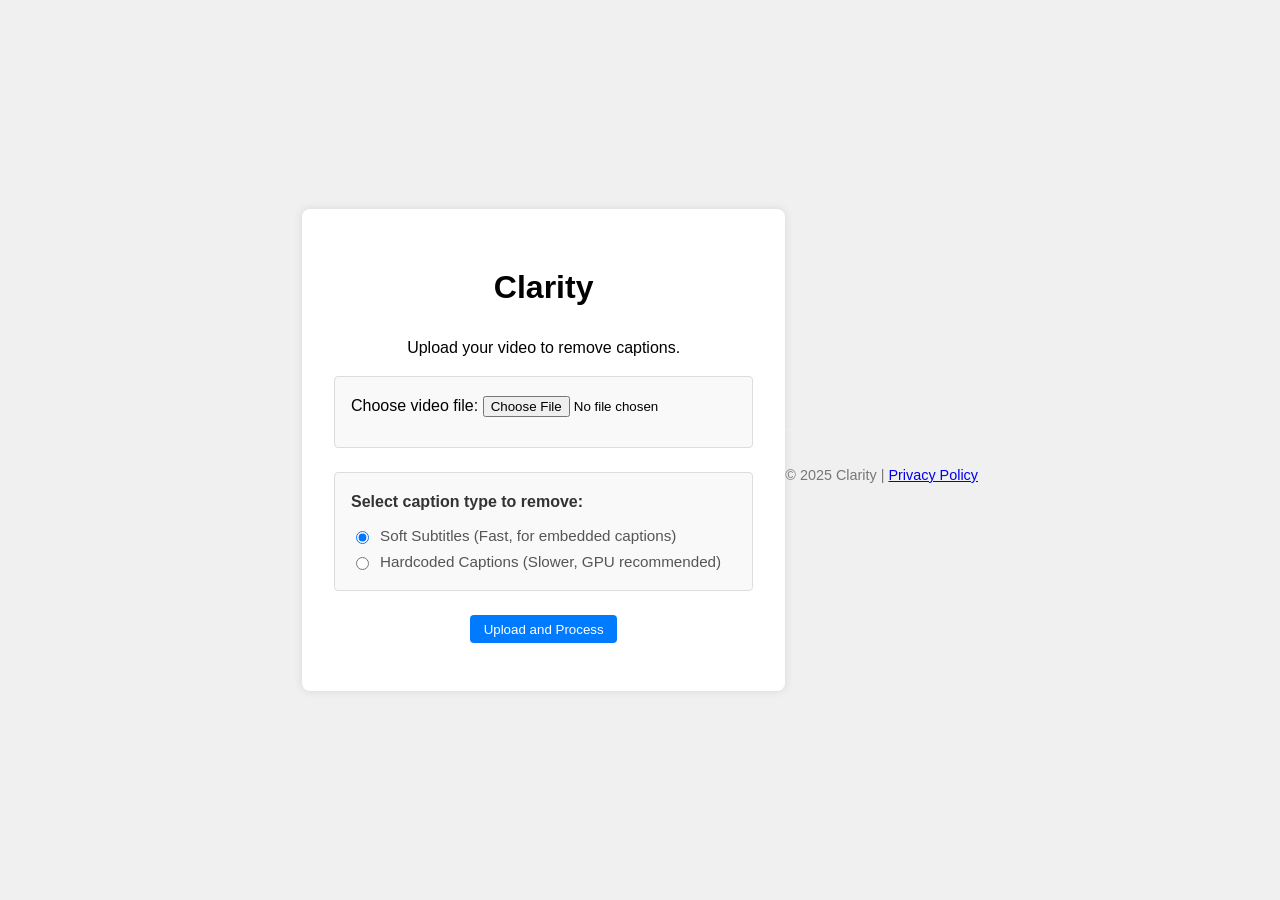
<file: frontend/index.html>
<!DOCTYPE html>
<html lang="en">
<head>
    <meta charset="UTF-8">
    <meta name="viewport" content="width=device-width, initial-scale=1.0">
    <title>Clarity - Video Caption Remover</title>
    <link rel="stylesheet" href="style.css">
</head>
<body>
    <div class="container">
        <h1>Clarity</h1>
        <p>Upload your video to remove captions.</p>

        <div class="upload-options">
            <label for="videoFile">Choose video file:</label>
            <input type="file" id="videoFile" accept="video/*">
        </div>

        <div class="removal-type-options">
            <p>Select caption type to remove:</p>
            <input type="radio" id="typeSoft" name="removal_type" value="soft" checked>
            <label for="typeSoft">Soft Subtitles (Fast, for embedded captions)</label><br>
            <input type="radio" id="typeHard" name="removal_type" value="hard">
            <label for="typeHard">Hardcoded Captions (Slower, GPU recommended)</label><br>
        </div>

        <div id="emailSection" style="display: none; margin-bottom: 1em; text-align: left;">
            <label for="userEmail" style="display: block; margin-bottom: 0.25em;">Email for notification (optional, for hardcoded captions):</label>
            <input type="email" id="userEmail" name="user_email" placeholder="your.email@example.com" style="width: 95%; padding: 0.3em;">
        </div>

        <button id="uploadButton">Upload and Process</button>
        <p id="statusMessage"></p>
        <!-- Download link will be dynamically added here by script.js -->
    </div>

    <footer>
        <p>&copy; 2025 Clarity | <a href="privacy.html">Privacy Policy</a></p>
    </footer>

    <script src="script.js"></script>
</body>
</html>
</file>
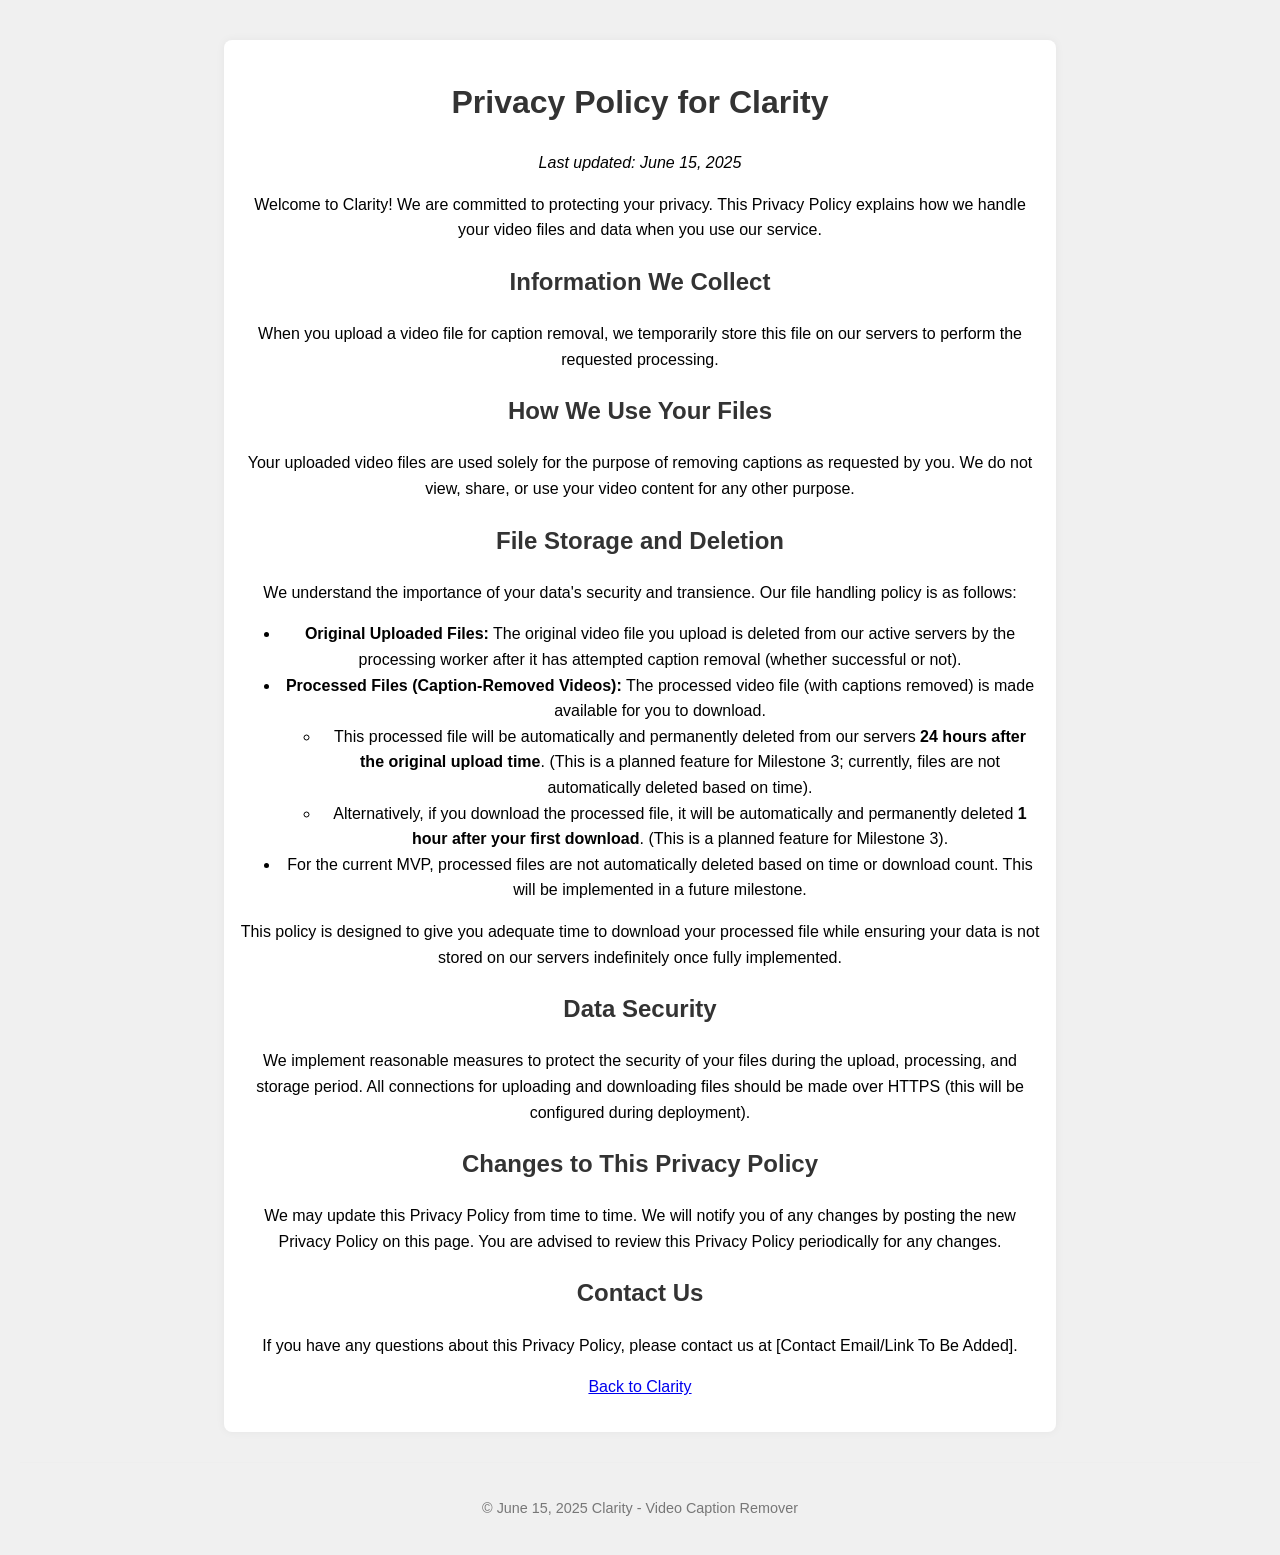
<file: frontend/privacy.html>
<!DOCTYPE html>
<html lang="en">
<head>
    <meta charset="UTF-8">
    <meta name="viewport" content="width=device-width, initial-scale=1.0">
    <title>Privacy Policy - Clarity</title>
    <link rel="stylesheet" href="style.css">
    <style>
        body { display: block; padding: 20px; line-height: 1.6; }
        .container { max-width: 800px; margin: 20px auto; padding: 1em; background-color: #fff; border-radius: 8px; box-shadow: 0 0 10px rgba(0,0,0,0.05); }
        h1, h2 { color: #333; }
        footer { text-align: center; margin-top: 30px; padding-top: 20px; border-top: 1px solid #eee; font-size: 0.9em; color: #777;}
    </style>
</head>
<body>
    <div class="container">
        <h1>Privacy Policy for Clarity</h1>
        <p><em>Last updated: June 15, 2025</em></p>

        <p>Welcome to Clarity! We are committed to protecting your privacy. This Privacy Policy explains how we handle your video files and data when you use our service.</p>

        <h2>Information We Collect</h2>
        <p>When you upload a video file for caption removal, we temporarily store this file on our servers to perform the requested processing.</p>

        <h2>How We Use Your Files</h2>
        <p>Your uploaded video files are used solely for the purpose of removing captions as requested by you. We do not view, share, or use your video content for any other purpose.</p>

        <h2>File Storage and Deletion</h2>
        <p>We understand the importance of your data's security and transience. Our file handling policy is as follows:</p>
        <ul>
            <li><strong>Original Uploaded Files:</strong> The original video file you upload is deleted from our active servers by the processing worker after it has attempted caption removal (whether successful or not).</li>
            <li><strong>Processed Files (Caption-Removed Videos):</strong> The processed video file (with captions removed) is made available for you to download.
                <ul>
                    <li>This processed file will be automatically and permanently deleted from our servers <strong>24 hours after the original upload time</strong>. (This is a planned feature for Milestone 3; currently, files are not automatically deleted based on time).</li>
                    <li>Alternatively, if you download the processed file, it will be automatically and permanently deleted <strong>1 hour after your first download</strong>. (This is a planned feature for Milestone 3).</li>
                </ul>
            </li>
            <li>For the current MVP, processed files are not automatically deleted based on time or download count. This will be implemented in a future milestone.</li>
        </ul>
        <p>This policy is designed to give you adequate time to download your processed file while ensuring your data is not stored on our servers indefinitely once fully implemented.</p>

        <h2>Data Security</h2>
        <p>We implement reasonable measures to protect the security of your files during the upload, processing, and storage period. All connections for uploading and downloading files should be made over HTTPS (this will be configured during deployment).</p>

        <h2>Changes to This Privacy Policy</h2>
        <p>We may update this Privacy Policy from time to time. We will notify you of any changes by posting the new Privacy Policy on this page. You are advised to review this Privacy Policy periodically for any changes.</p>

        <h2>Contact Us</h2>
        <p>If you have any questions about this Privacy Policy, please contact us at [Contact Email/Link To Be Added].</p>

        <p><a href="index.html">Back to Clarity</a></p>
    </div>
    <footer>
        <p>&copy; June 15, 2025 Clarity - Video Caption Remover</p>
    </footer>
</body>
</html>
</file>
<file: frontend/style.css>
body {
    font-family: sans-serif;
    display: flex;
    justify-content: center;
    align-items: center;
    min-height: 100vh;
    background-color: #f0f0f0;
    margin: 0;
    line-height: 1.6; /* Added for better readability */
}

.container {
    background-color: white;
    padding: 2em;
    border-radius: 8px;
    box-shadow: 0 0 10px rgba(0,0,0,0.1);
    text-align: center;
}

input[type="file"] {
    margin-bottom: 1em;
}

button {
    padding: 0.5em 1em;
    background-color: #007bff;
    color: white;
    border: none;
    border-radius: 4px;
    cursor: pointer;
}

button:hover {
    background-color: #0056b3;
}

#statusMessage {
    margin-top: 1em;
    font-weight: bold;
}

/* Footer styling from privacy.html for consistency if needed */
footer {
    text-align: center;
    margin-top: 30px;
    padding-top: 20px;
    border-top: 1px solid #eee;
    font-size: 0.9em;
    color: #777;
}

/* Styles for upload and removal type options */
.upload-options, .removal-type-options {
    margin-bottom: 1.5em; /* Increased margin */
    padding: 1em; /* Increased padding */
    border: 1px solid #ddd; /* Slightly darker border */
    border-radius: 4px;
    text-align: left;
    background-color: #f9f9f9; /* Slight background tint */
}

.removal-type-options p {
    margin-top: 0;
    margin-bottom: 0.5em; /* Added margin below paragraph */
    font-weight: bold;
    color: #333; /* Darker text for heading */
}

.removal-type-options input[type="radio"] {
    margin-right: 0.5em;
    vertical-align: middle; /* Align radio with label text */
}

.removal-type-options label {
    margin-right: 1em;
    vertical-align: middle; /* Align label text */
    font-size: 0.95em; /* Slightly smaller font for options */
    color: #555; /* Slightly lighter text for options */
}

/* Ensure line breaks work as expected for radio options */
.removal-type-options br {
    margin-bottom: 0.5em; /* Space after <br> if used, though flex/grid might be better */
}
</file>
